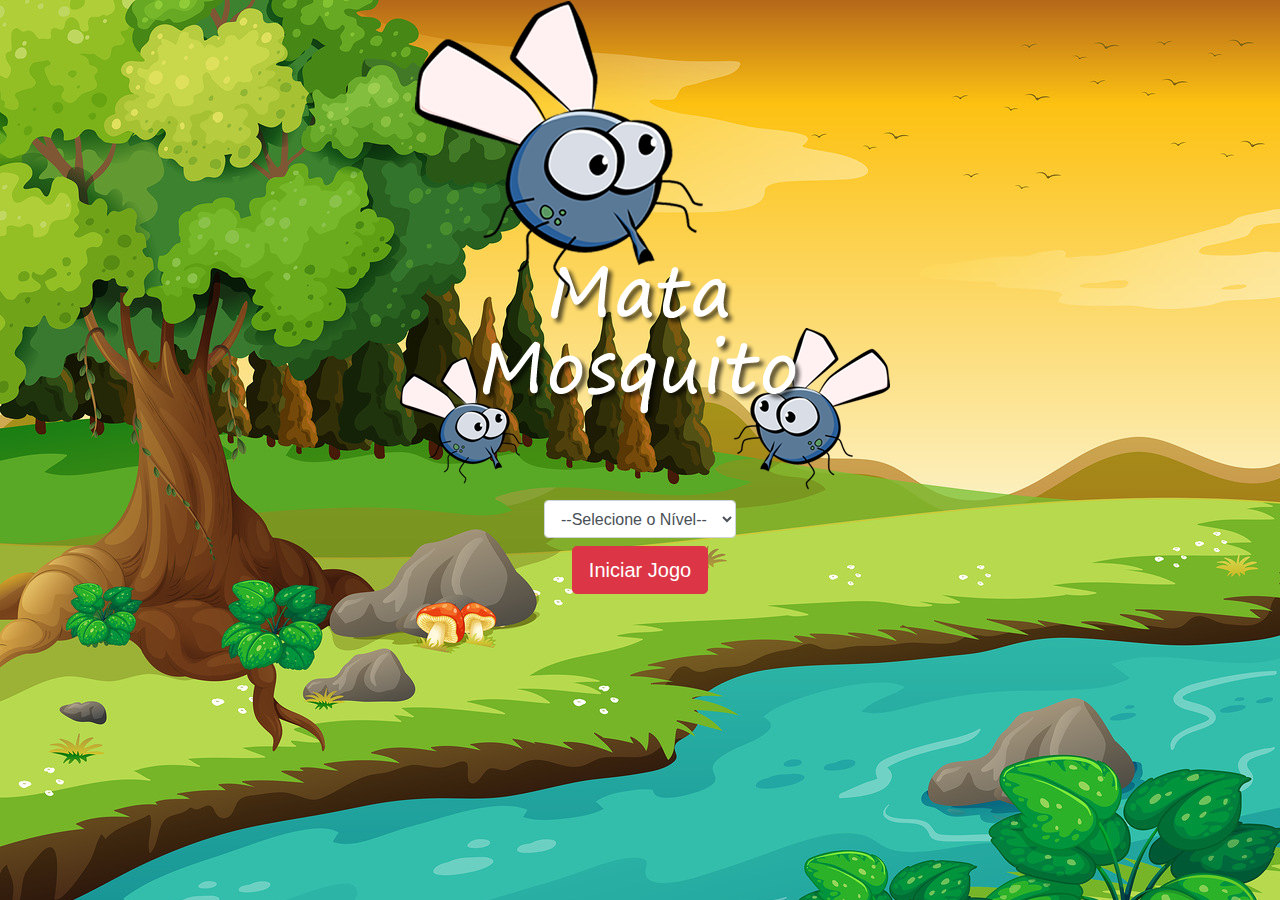
<file: index.html>
<!DOCTYPE html>
<html lang="en">
<head>
    <meta charset="UTF-8">
    <meta http-equiv="X-UA-Compatible" content="IE=edge">
    <meta name="viewport" content="width=device-width, initial-scale=1.0">
    <title>Menu</title>
    <link rel="stylesheet" href="https://maxcdn.bootstrapcdn.com/bootstrap/4.0.0/css/bootstrap.min.css" integrity="sha384-Gn5384xqQ1aoWXA+058RXPxPg6fy4IWvTNh0E263XmFcJlSAwiGgFAW/dAiS6JXm" crossorigin="anonymous">
    <link rel="stylesheet" href="style.css">

    <script>
        function startGame() {
            var nivel = document.getElementById("nivel").value;
            if(nivel === '') {
                alert('Selecione um nível para iniciar o jogo');
                return false;
            }

            window.location.href = 'app.html?' + nivel
        }
    </script>
</head>
<body>
    <div class="container">
        <div class="row">
            <div class="col">
                <div class="d-flex justify-content-center">
                    <img src="imagens/game.png" alt="">
                </div>
            </div>
        </div>

        <div class="row">
            <div class="col">
                <div class="d-flex justify-content-center">
                    <div class="mb-2">
                        <select class="form-control" id="nivel">
                            <option value="">--Selecione o Nível--</option>
                            <option value="normal">Normal</option>
                            <option value="dificil">Difícil</option>
                            <option value="impossivel">Impossível</option>
                        </select>
                    </div>
                </div>

            </div>
            
        </div>

        <div class="row">

            <div class="col">

                <div class="d-flex justify-content-center">
                <button type="button" class="btn btn-danger btn-lg" onclick="startGame()">Iniciar Jogo</button>
                </div>

            </div>
            
        </div>

    </div>
    
</body>
</html>
</file>
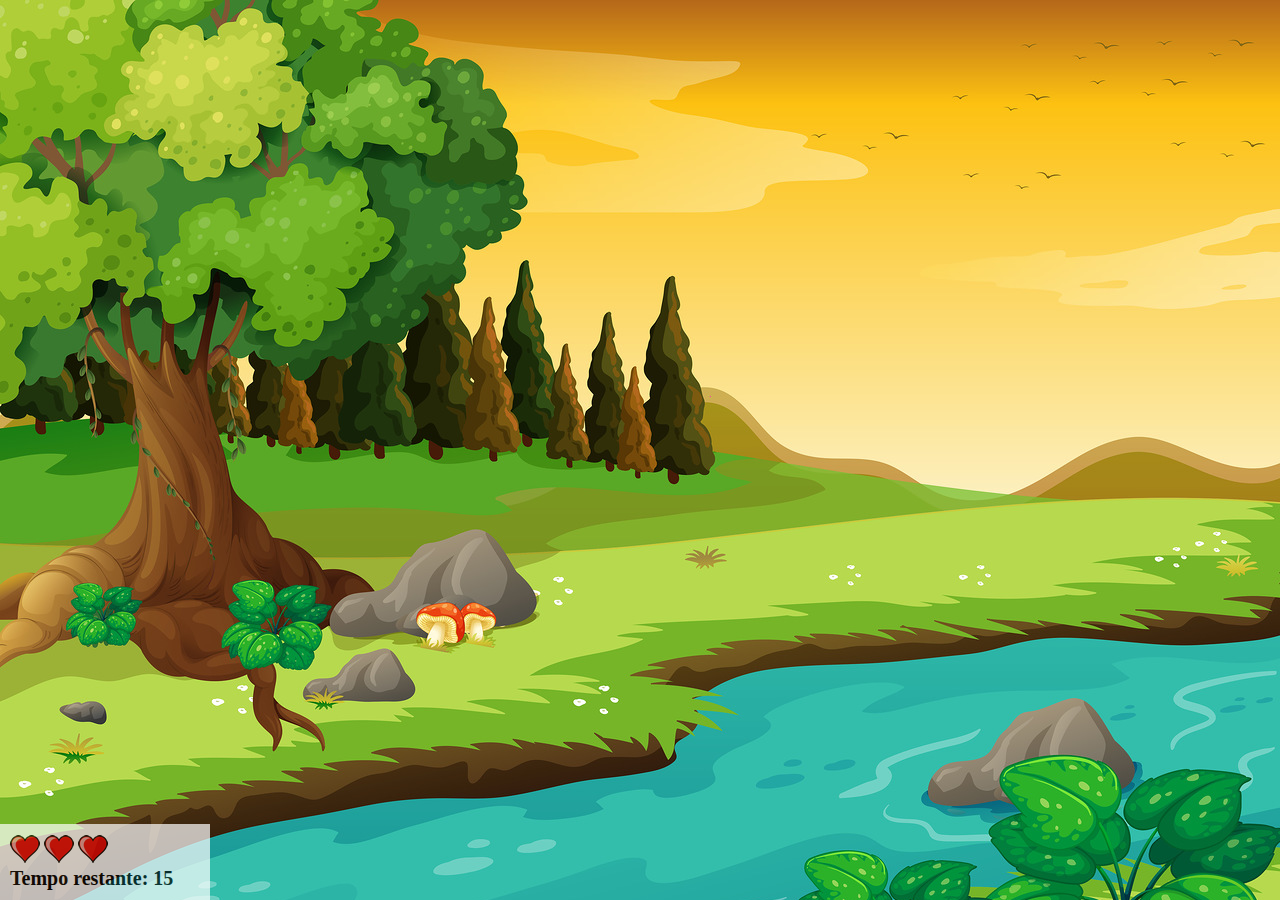
<file: app.html>
<!DOCTYPE html>
<html lang="en">
<head>
    <meta charset="UTF-8">
    <meta http-equiv="X-UA-Compatible" content="IE=edge">
    <meta name="viewport" content="width=device-width, initial-scale=1.0">
    <title>Mata Mosquito</title>
    <link rel="stylesheet" href="style.css">
    <script src="jogo.js"></script>
</head>
<body onresize="ajustaTamanho()">

    <div class="painel">

        <div class="vidas">
            <img id="heart1" src="imagens/coracao_cheio.png">
            <img id="heart2" src="imagens/coracao_cheio.png">
            <img id="heart3" src="imagens/coracao_cheio.png">
        </div>

        <div class="cronometro">
            Tempo restante: <span id='cronometro'></span>
        </div>

    </div>
    
    <script>    
        document.getElementById('cronometro').innerHTML = tempo;

        var criaMosquito = setInterval(function(){
            randomPosition()
        }, createTime)
    </script>
</body>
</html>
</file>
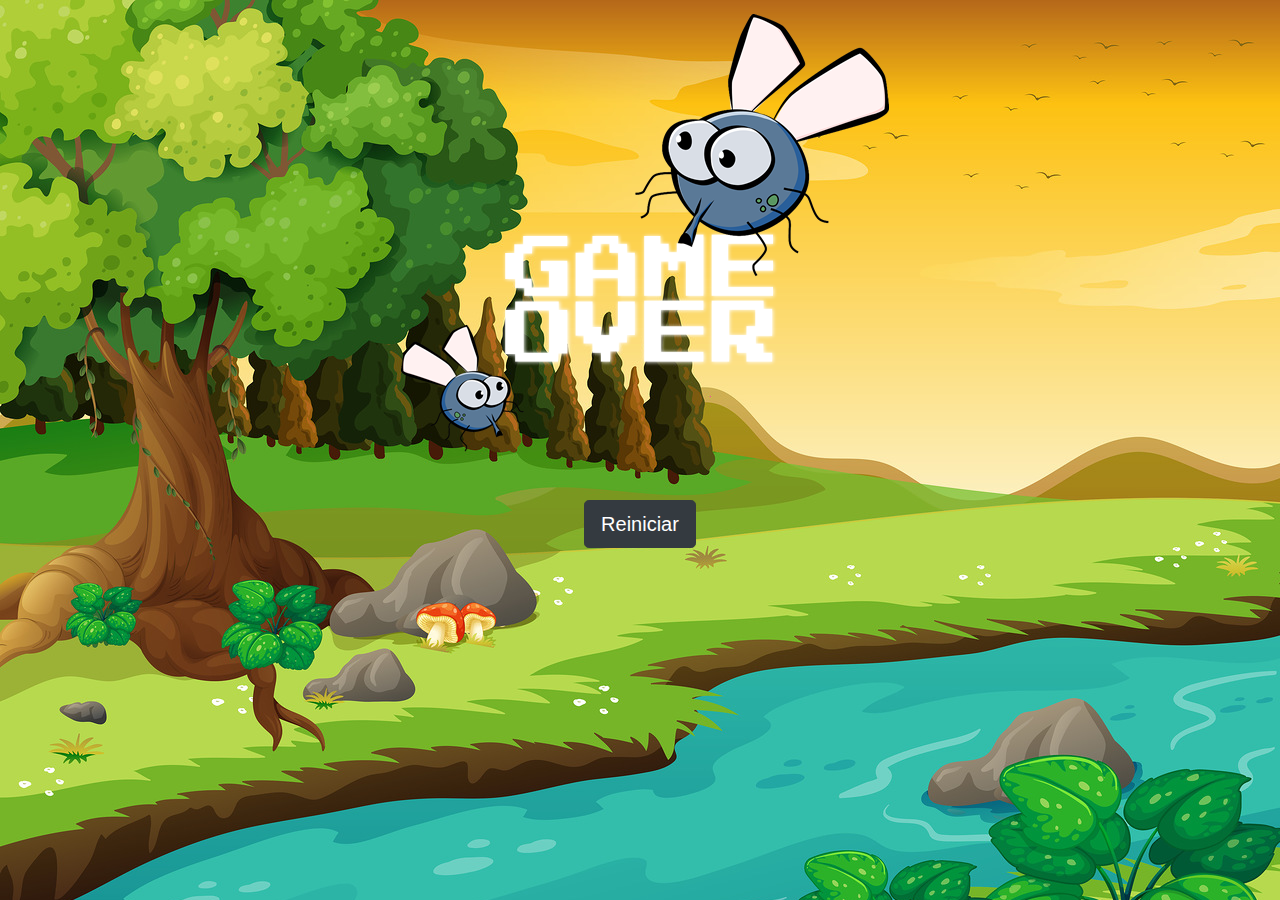
<file: fim_de_jogo.html>
<!DOCTYPE html>
<html lang="en">
<head>
    <meta charset="UTF-8">
    <meta http-equiv="X-UA-Compatible" content="IE=edge">
    <meta name="viewport" content="width=device-width, initial-scale=1.0">
    <title>Game Over</title>
    <link rel="stylesheet" href="https://maxcdn.bootstrapcdn.com/bootstrap/4.0.0/css/bootstrap.min.css" integrity="sha384-Gn5384xqQ1aoWXA+058RXPxPg6fy4IWvTNh0E263XmFcJlSAwiGgFAW/dAiS6JXm" crossorigin="anonymous">
    <link rel="stylesheet" href="style.css">
</head>
<body>
    
    <div class="container">

        <div class="row">

            <div class="col">

                <div class="d-flex justify-content-center">
                <img src="imagens/game_over.png" alt="">
                </div>

            </div>
            
        </div>

        <div class="row">

            <div class="col">

                <div class="d-flex justify-content-center">
                <button type="button" class="btn btn-dark btn-lg" onclick="window.location.href = 'index.html' ">Reiniciar</button>
                </div>

            </div>
            
        </div>

    </div>
    
</body>
</html>
</file>
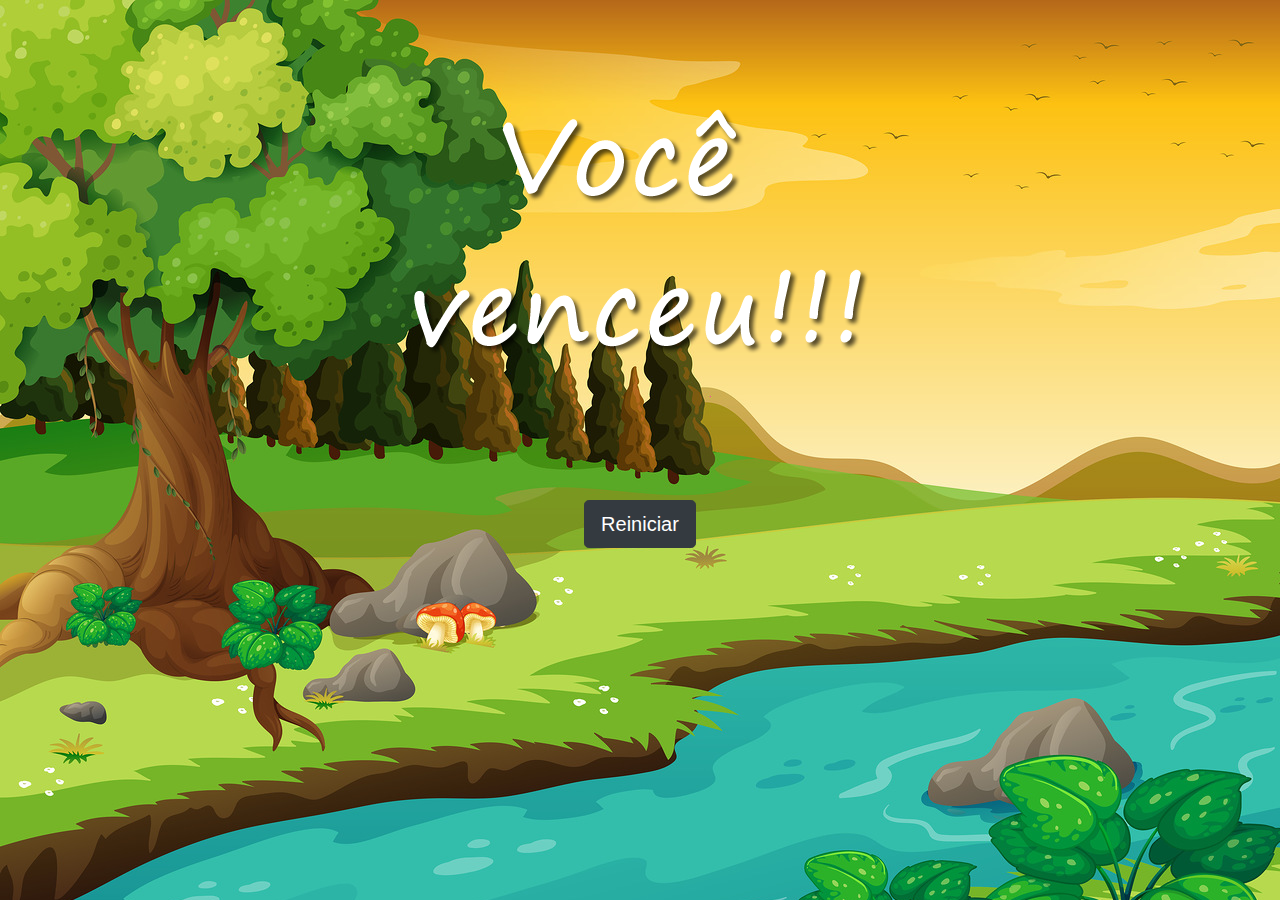
<file: vitoria.html>
<!DOCTYPE html>
<html lang="en">
<head>
    <meta charset="UTF-8">
    <meta http-equiv="X-UA-Compatible" content="IE=edge">
    <meta name="viewport" content="width=device-width, initial-scale=1.0">
    <title>Vitória</title>
    <link rel="stylesheet" href="https://maxcdn.bootstrapcdn.com/bootstrap/4.0.0/css/bootstrap.min.css" integrity="sha384-Gn5384xqQ1aoWXA+058RXPxPg6fy4IWvTNh0E263XmFcJlSAwiGgFAW/dAiS6JXm" crossorigin="anonymous">
    <link rel="stylesheet" href="style.css">
</head>
<body>
    
    <div class="container">

        <div class="row">

            <div class="col">

                <div class="d-flex justify-content-center">
                <img src="imagens/vitoria.png" alt="">
                </div>

            </div>
            
        </div>

        <div class="row">

            <div class="col">

                <div class="d-flex justify-content-center">
                <button type="button" class="btn btn-dark btn-lg" onclick="window.location.href = 'index.html' ">Reiniciar</button>
                </div>

            </div>
            
        </div>

    </div>
    
</body>
</html>
</file>
<file: style.css>
html {
    cursor: url(imagens/mata_mosquito.png) 30 30, auto;
}

body {
    background-image: url(imagens/bg.jpg);
    background-repeat: no-repeat;
    background-size: 100%;
}

.mosquito1 {
    width: 60px;
    height: 60px;
}

.mosquito2 {
    width: 80px;
    height: 80px;
}

.mosquito3 {
    width: 100px;
    height: 100px;
}

.ladoA {
    transform: scaleX(1);
}

.ladoB {
    transform: scaleX(-1);
}

.painel {
    position: absolute;
    width: 190px;
    padding: 10px;
    left: 0;
    bottom: 0;
    border-top: solid 1px #fff;
    background-color: #fff;
    opacity: 0.7;
}

.vidas {
    float: left;
}

.cronometro {
    float: left;
    font-size: 20px;
    font-weight: bold;
}
</file>
